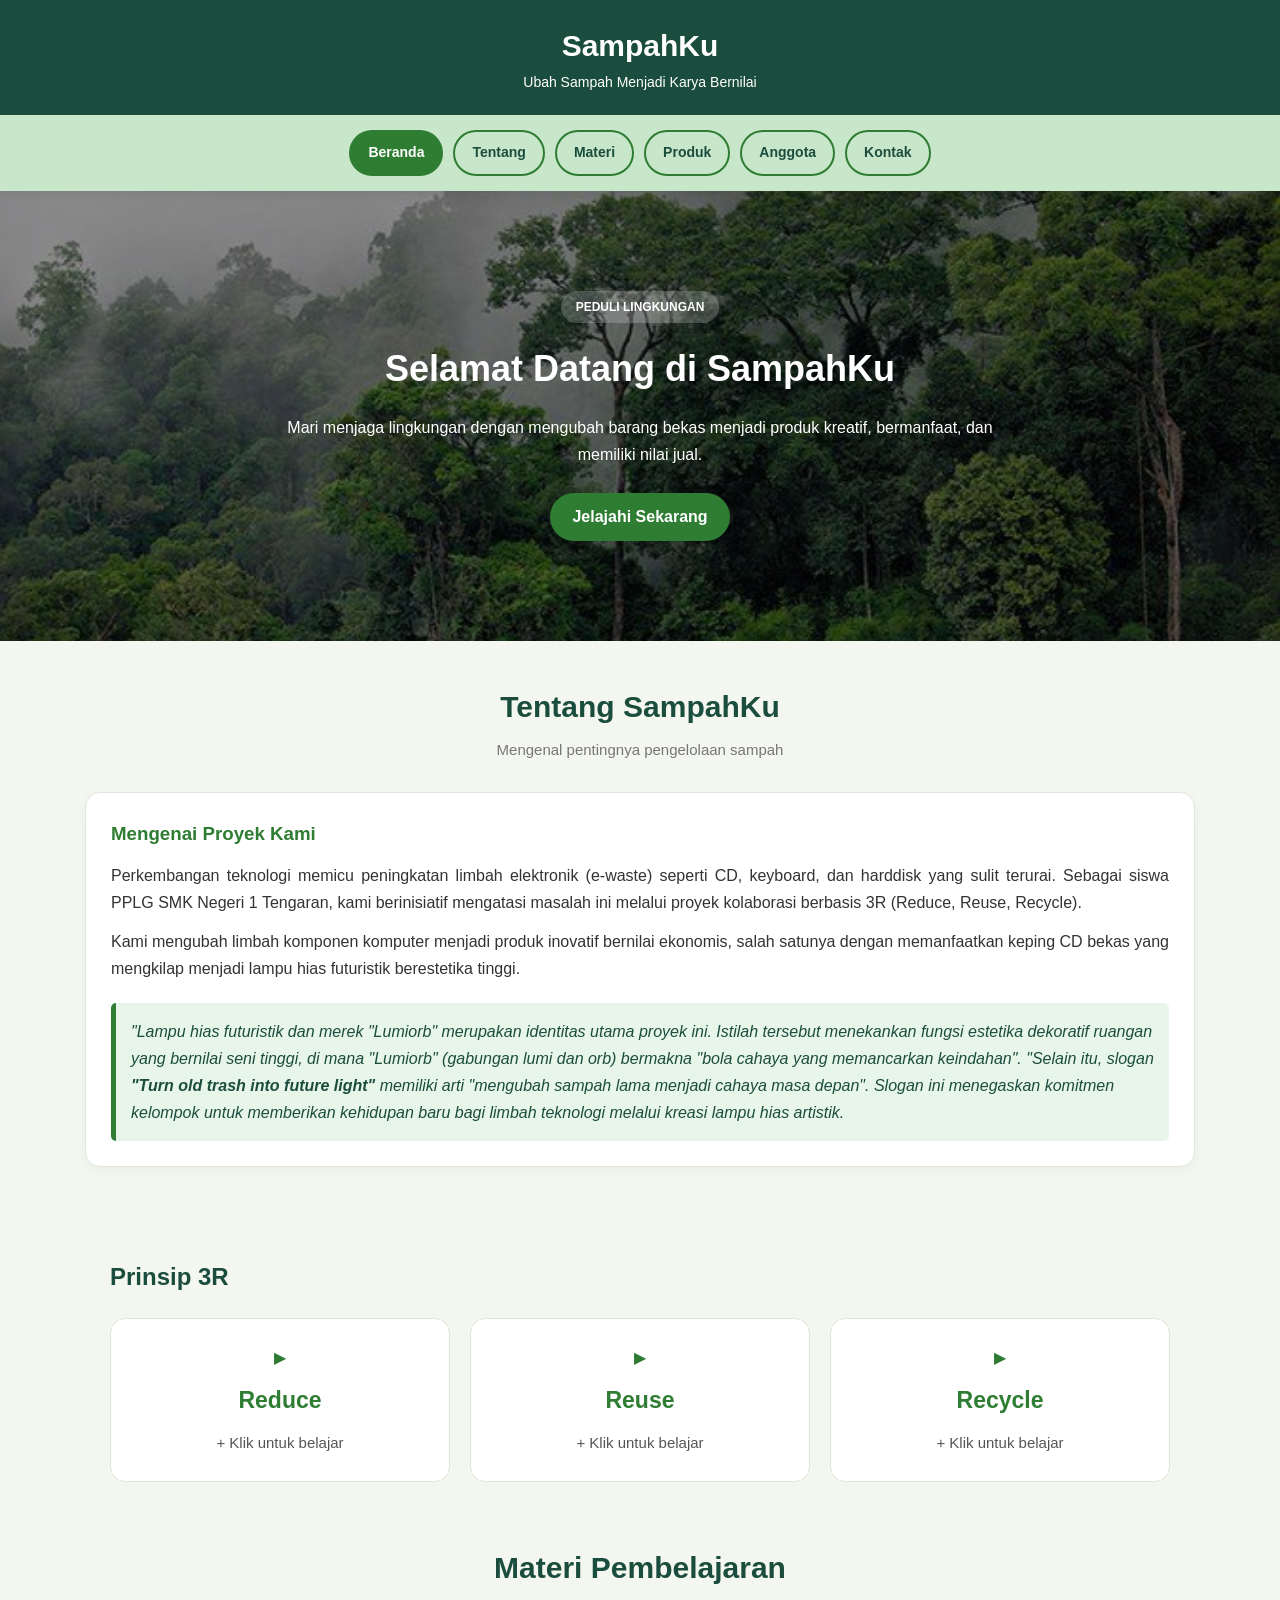
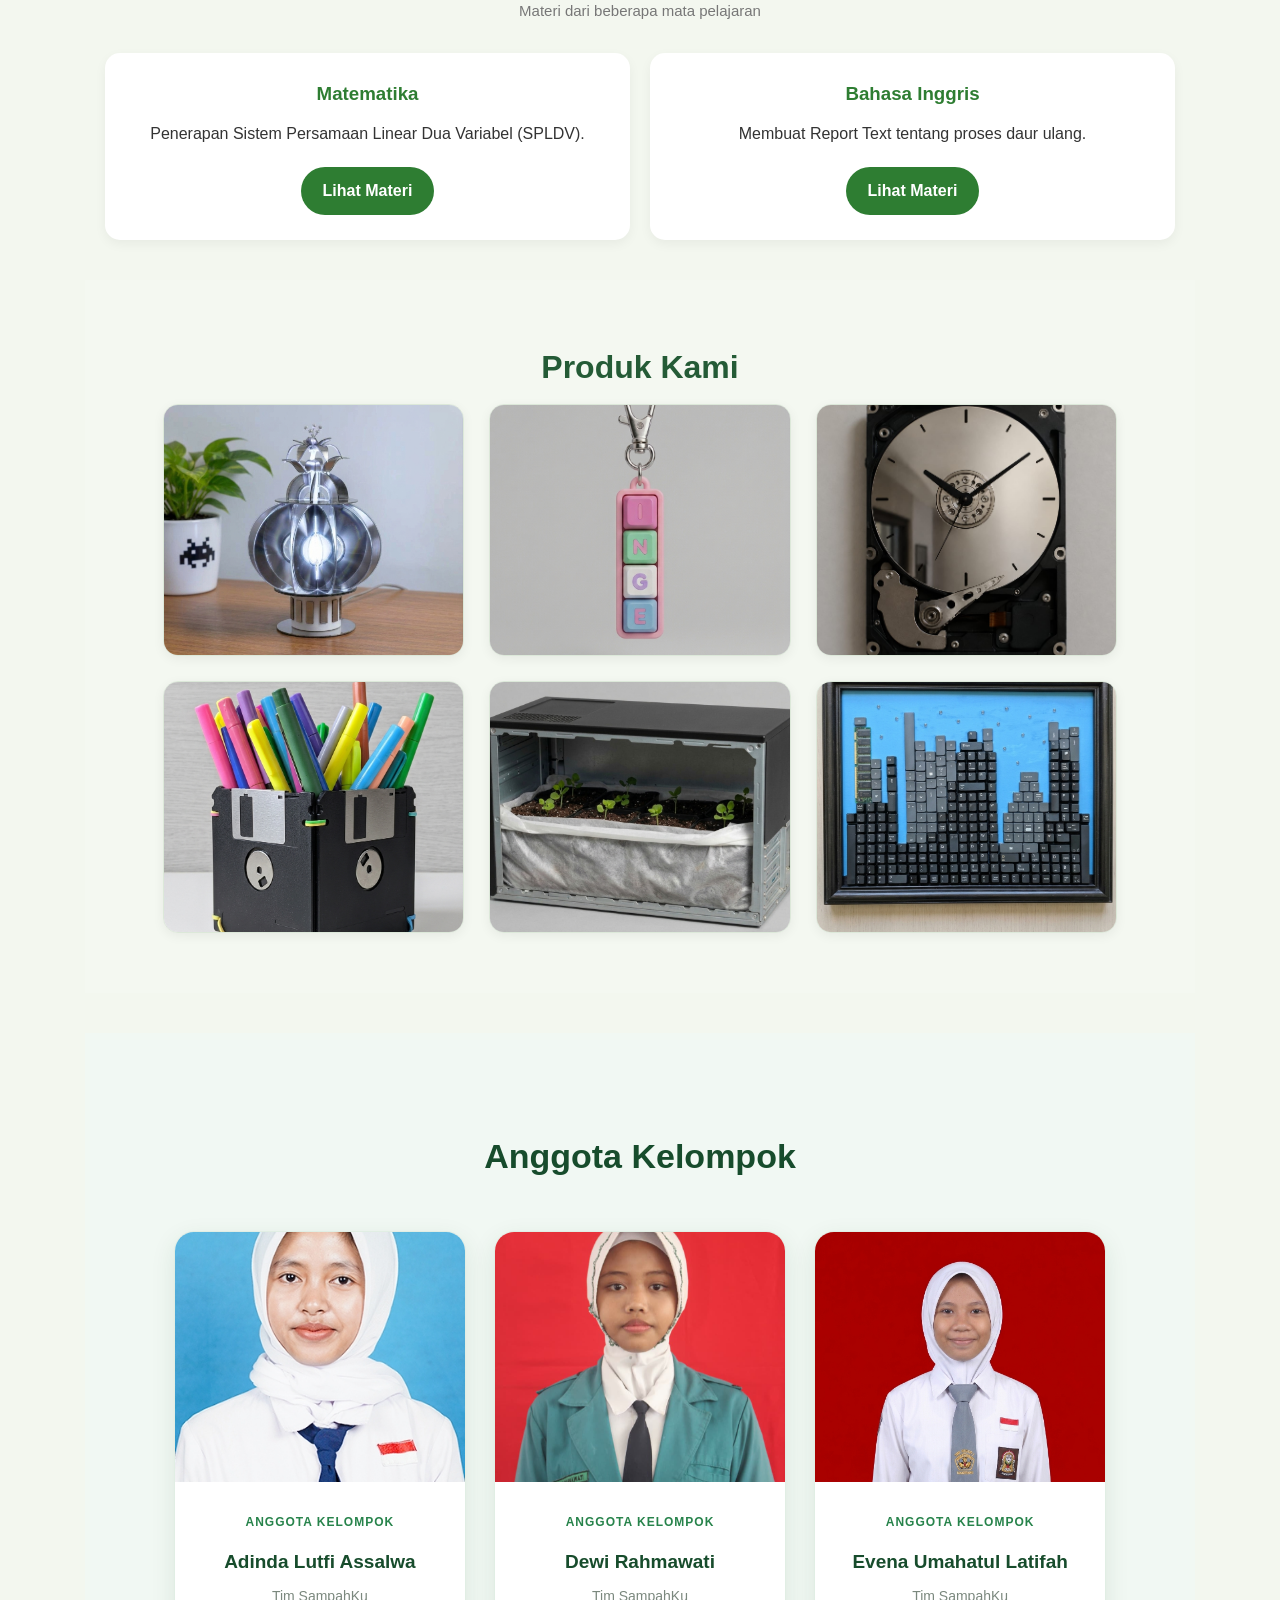
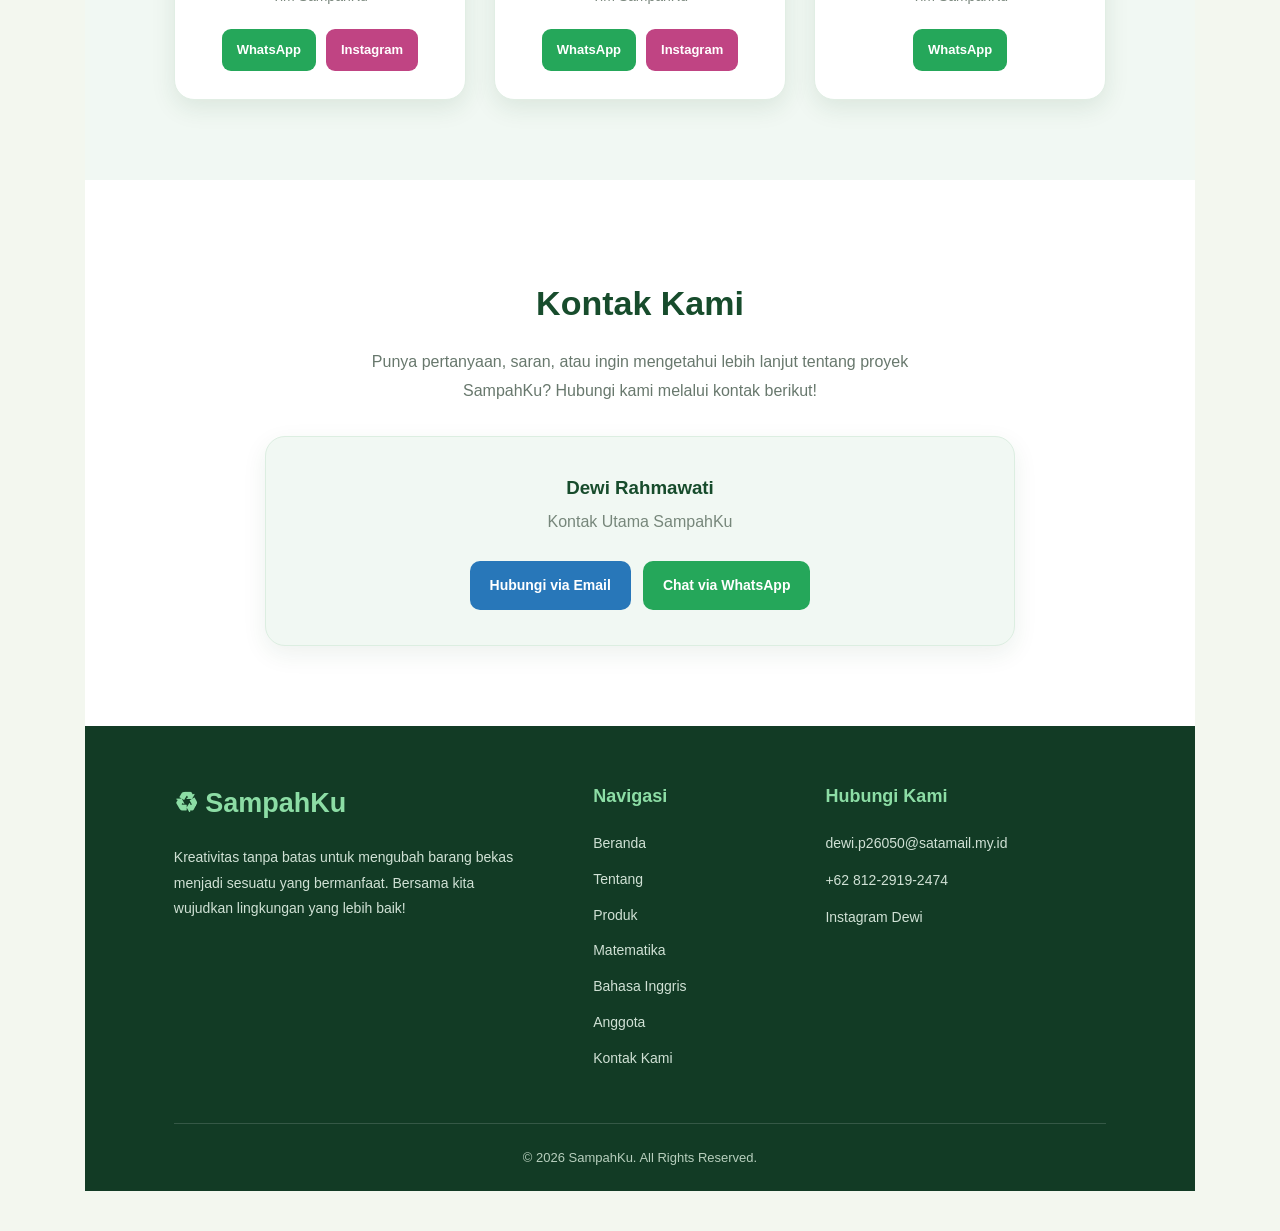
<file: index.html>
<!DOCTYPE html>
<html lang="id">
<head>
    <meta charset="UTF-8">
    <meta name="viewport" content="width=device-width, initial-scale=1.0">
    <title>SampahKu - Daur Ulang Kreatif</title>
    <link rel="stylesheet" href="style.css">
</head>
<body>

    <header class="header">
        <h1>SampahKu</h1>
        <p>Ubah Sampah Menjadi Karya Bernilai</p>
    </header>

    <nav>
        <ul class="nav-menu">
            <li><a href="#beranda" class="active">Beranda</a></li>
            <li><a href="#tentang">Tentang</a></li>
            <li><a href="#materi">Materi</a></li>
            <li><a href="#produk">Produk</a></li>
            <li><a href="#anggota">Anggota</a></li>
            <li><a href="#kontak">Kontak</a></li>
        </ul>
    </nav>

    <section class="hero" id="beranda">
        <div class="hero-content">
            <span class="hero-badge">PEDULI LINGKUNGAN</span>

            <h2>Selamat Datang di SampahKu</h2>

            <p>
                Mari menjaga lingkungan dengan mengubah barang
                bekas menjadi produk kreatif, bermanfaat,
                dan memiliki nilai jual.
            </p>

            <a href="#tentang" class="btn">Jelajahi Sekarang</a>
        </div>
    </section>

    <section class="section" id="tentang">

        <h2 class="section-title">Tentang SampahKu</h2>

        <p class="section-subtitle">
            Mengenal pentingnya pengelolaan sampah
        </p>

        <div class="about-box">
            <h3>Mengenai Proyek Kami</h3>

            <p>
               Perkembangan teknologi memicu peningkatan limbah elektronik (e-waste) seperti CD, keyboard, dan harddisk yang sulit terurai. Sebagai siswa PPLG SMK Negeri 1 Tengaran, kami berinisiatif mengatasi masalah ini melalui proyek kolaborasi berbasis 3R (Reduce, Reuse, Recycle).
            </p>

            <p>
                Kami mengubah limbah komponen komputer menjadi produk inovatif bernilai ekonomis, salah satunya dengan memanfaatkan keping CD bekas yang mengkilap menjadi lampu hias futuristik berestetika tinggi.
            </p>

            <blockquote>
               "Lampu hias futuristik dan merek "Lumiorb" merupakan identitas utama proyek ini. Istilah tersebut menekankan fungsi estetika dekoratif ruangan yang bernilai seni tinggi, di mana "Lumiorb" (gabungan lumi dan orb) bermakna "bola cahaya yang memancarkan keindahan".
               
               "Selain itu, slogan <b>"Turn old trash into future light"</b> memiliki arti "mengubah sampah lama menjadi cahaya masa depan". Slogan ini menegaskan komitmen kelompok untuk memberikan kehidupan baru bagi limbah teknologi melalui kreasi lampu hias artistik.
            </blockquote>
        </div>

        
<section class="principle" id="prinsip-3r">

    <h3 class="sub-title">Prinsip 3R</h3>

    <div class="principle-grid">

        <details class="principle-card">

            <summary>
                <span class="click-icon">▶</span>
                <h3>Reduce</h3>
                <p>+ Klik untuk belajar</p>
            </summary>

            <div class="principle-content">

                <h4>Penjelasan teoretis</h4>
                <p>
                    Mengurangi penggunaan barang sekali pakai
                    atau barang yang berpotensi menjadi limbah
                    sejak awal.
                </p>

                <h4>Penerapan dalam proyek</h4>
                <p>
                    Membatasi pembelian wadah atau kap lampu
                    baru dari fabrikasi industri.
                </p>

            </div>

        </details>


        <details class="principle-card">

            <summary>
                <span class="click-icon">▶</span>
                <h3>Reuse</h3>
                <p>+ Klik untuk belajar</p>
            </summary>

            <div class="principle-content">

                <h4>Penjelasan teoretis</h4>
                <p>
                    Menggunakan kembali barang bekas yang
                    masih dapat dimanfaatkan tanpa melalui
                    proses pengolahan yang rumit.
                </p>

                <h4>Penerapan dalam proyek</h4>
                <p>
                    Memanfaatkan kembali barang bekas seperti
                    botol, kardus, kaleng, dan barang lainnya
                    menjadi produk yang berguna.
                </p>

            </div>

        </details>


        <details class="principle-card">

            <summary>
                <span class="click-icon">▶</span>
                <h3>Recycle</h3>
                <p>+ Klik untuk belajar</p>
            </summary>

            <div class="principle-content">

                <h4>Penjelasan teoretis</h4>
                <p>
                    Mendaur ulang sampah menjadi barang baru
                    yang memiliki nilai guna dan nilai ekonomi.
                </p>

                <h4>Penerapan dalam proyek</h4>
                <p>
                    Mengolah CD bekas menjadi lampu hias,
                    motherboard menjadi jam dinding,
                    dan bahan bekas lainnya menjadi produk kreatif.
                </p>

            </div>

        </details>

    </div>

</section>

    <section class="section" id="materi">

        <h2 class="section-title">Materi Pembelajaran</h2>

        <p class="section-subtitle">
            Materi dari beberapa mata pelajaran
        </p>

        <div class="subject-grid">

            <div class="subject-card">
                <h3>Matematika</h3>
                <p>
                    Penerapan Sistem Persamaan Linear
                    Dua Variabel (SPLDV).
                </p>
                <a href="mtk.html" class="btn">Lihat Materi</a>
            </div>

            <div class="subject-card">
                <h3>Bahasa Inggris</h3>
                <p>
                    Membuat Report Text tentang
                    proses daur ulang.
                </p>
                <a href="bing.html" class="btn">Lihat Materi</a>
            </div>

        </div>
    </section>

    
<section class="section" id="produk">

    <h2 class="section-title">Produk Kami</h2>

    <div class="product-grid">

        <div class="product-item">
            <details class="product-detail">

                <summary class="product-summary">
                    <img src="images/Lampu Hias Futuristik.jpg"
                         alt="Lampu Hias Futuristik Lumiorb"
                         height="200"
                         width="120"
                         title="logo utama"
                         loading="lazy">
                </summary>

                <div class="product-content">

                    <h3>1. Lampu Hias Futuristik Lumiorb</h3>

                    <h4>Ulasan Produk</h4>
                    <p>
                        Lampu hias futuristik "Lumiorb" merupakan inovasi
                        pemanfaatan limbah keping Compact Disc (CD) dan
                        komponen perangkat keras elektronik yang diolah
                        kembali dengan menerapkan prinsip 3R
                        (Reduce, Reuse, Recycle) dan metode upcycling.
                        Dengan memanfaatkan karakteristik optik keping CD
                        yang bertindak sebagai kisi difraksi, produk ini
                        mampu membiaskan cahaya LED menjadi spektrum warna
                        pelangi yang estetis. Tidak hanya berfungsi sebagai
                        lampu dekorasi ruangan atau meja belajar yang
                        bernuansa modern, produk ini juga memiliki nilai
                        ekonomis tinggi serta menjadi solusi kreatif dalam
                        mengurangi volume limbah anorganik di lingkungan
                        masyarakat.
                    </p>

                    <h4>Alat yang Digunakan</h4>
                    <ul>
                        <li>Gunting atau cutter tajam.</li>
                        <li>Pistol lem tembak (glue gun).</li>
                        <li>Penggaris dan spidol.</li>
                        <li>Mangkuk plastik.</li>
                    </ul>

                    <h4>Bahan yang Digunakan</h4>
                    <ul>
                        <li>Keping CD bekas sebanyak 8 keping.</li>
                        <li>Lampu LED tumblr USB 5V, panjang 2 meter (1 set).</li>
                        <li>Isi lem tembak (3 batang).</li>
                    </ul>

                    <h4>Langkah-Langkah Kerja Pembuatan</h4>
                    <ol>
                        <li>
                            <b>Tahap persiapan:</b>
                            Membersihkan 8 keping CD bekas dari debu
                            dan kotoran, kemudian mengeringkannya.
                        </li>
                        <li>
                            <b>Tahap pemotongan CD:</b>
                            Membuat pola geometris pada CD dan menyiapkan
                            potongan mozaik berbentuk persegi serta segitiga.
                        </li>
                        <li>
                            <b>Tahap penyusunan cangkang:</b>
                            Menyusun potongan CD mengelilingi cetakan
                            hingga membentuk cangkang geometris dengan
                            celah untuk pencahayaan.
                        </li>
                        <li>
                            <b>Tahap perakitan lampu dan dudukan:</b>
                            Menyiapkan alas dari kardus bekas, memasukkan
                            lampu LED ke dalam cangkang, kemudian
                            menyatukannya dengan dudukan.
                        </li>
                        <li>
                            <b>Tahap pengujian:</b>
                            Memeriksa fungsi lampu menggunakan sumber
                            daya USB yang sesuai.
                        </li>
                    </ol>

                    <h4>Estimasi Biaya dan Analisis Keuntungan</h4>

                    <h5>Rincian Biaya Alat</h5>
                    <p>Total biaya alat: tidak ada.</p>

                    <h5>Rincian Biaya Bahan</h5>
                    <ul>
                        <li>CD bekas 12 keping: Rp30.000.</li>
                        <li>Lampu LED tumblr USB 5V: Rp10.000.</li>
                        <li>Isi lem tembak 2 batang: Rp4.000.</li>
                    </ul>
                    <p><b>Total biaya bahan: Rp44.000.</b></p>

                    <h5>C. Penentuan Harga Jual</h5>
                    <p>Harga jual yang ditetapkan: Rp60.000/unit.</p>

                    <h5>D. Perhitungan Laba Usaha</h5>
                    <p>
                        Laba = Harga jual - Biaya bahan.
                    </p>
                    <p>
                        Berdasarkan harga jual Rp60.000:
                        Rp60.000 - Rp46.000 =
                        <b>Rp16.000/unit.</b>
                    </p>
                </div>
            </details>
        </div>


        <div class="product-item">
            <details class="product-detail">

                <summary class="product-summary">
                    <img src="images/gantungan kunci dari keycap keyboard bekas.jpg"
                         alt="Gantungan Kunci dari Keycap Keyboard Bekas"
                         height="200"
                         width="120"
                         title="logo utama"
                         loading="lazy">
                </summary>

                <div class="product-content">

                    <h3>Gantungan Kunci dari Keycap Keyboard Bekas</h3>

                    <h4>Ulasan Produk</h4>
                    <p>
                        Gantungan kunci dari keycap keyboard bekas merupakan
                        hasil kreasi daur ulang kreatif yang mengubah
                        tombol-tombol papan ketik komputer mekanik yang
                        sudah tidak terpakai menjadi sebuah aksesori
                        personal yang unik. Melalui teknik pembersihan,
                        pengeboran presisi, dan pelapisan akhir (finishing)
                        cat pelindung, komponen plastik sisa perangkat
                        keras ini disulap menjadi produk cendera mata
                        bertema teknologi modern. Selain memiliki daya
                        tarik visual yang khas bagi kalangan muda, produk
                        ini membuktikan bahwa limbah elektronik kecil pun
                        dapat diubah menjadi barang bernilai jual tinggi.
                    </p>

                    <h4>Materi</h4>
                    <ul>
                        <li>
                            Teknik bongkar-pasang hardware: memahami
                            struktur penguncian tombol (keycap) pada
                            keyboard mekanik maupun membran.
                        </li>
                        <li>
                            Prinsip reuse dan upcycling: memanfaatkan
                            keycap plastik yang masih utuh menjadi
                            aksesori gantungan kunci unik bertema teknologi.
                        </li>
                        <li>
                            Pengeboran plastik dan finishing: memahami
                            proses pembuatan lubang serta pelapisan
                            permukaan plastik agar lebih rapi.
                        </li>
                    </ul>

                    <h4>Alat yang Digunakan</h4>
                    <ul>
                        <li>Obeng pipih kecil.</li>
                        <li>Bor mini atau solder panas.</li>
                        <li>Amplas halus.</li>
                    </ul>

                    <h4>Bahan yang Digunakan</h4>
                    <ul>
                        <li>Keycap bekas.</li>
                        <li>Ring gantungan kunci dan rantai (10 pcs).</li>
                        <li>Lem tembak.</li>
                        <li>Cat semprot bening (clear).</li>
                    </ul>

                    <h4>Langkah-Langkah Kerja</h4>
                    <ol>
                        <li>
                            Melepaskan keycap dari keyboard bekas.
                        </li>
                        <li>
                            Membersihkan keycap.
                        </li>
                        <li>
                            Menyiapkan lubang untuk pemasangan ring
                            gantungan kunci.
                        </li>
                        <li>
                            Menghaluskan bagian tepi lubang agar
                            hasilnya lebih rapi.
                        </li>
                        <li>
                            Memasang ring gantungan kunci menggunakan
                            tang.
                        </li>
                        <li>
                            Melakukan finishing menggunakan cat bening
                            agar permukaan terlihat mengkilap.
                        </li>
                    </ol>

                    <h4>Estimasi Biaya (10 Pcs)</h4>

                    <h5>A. Biaya Alat</h5>
                    <p>Rp0.</p>

                    <h5>B. Biaya Bahan</h5>
                    <p>
                        Total biaya bahan untuk 10 pcs:
                        <b>Rp30.000.</b>
                    </p>
                    <p>Modal per pcs: Rp3.000.</p>

                    <h5>C. Harga Jual</h5>
                    <p>Rp10.000/pcs.</p>

                    <h5>D. Laba Usaha</h5>
                    <p>
                        Rp10.000 - Rp3.000 =
                        <b>Rp7.000/pcs.</b>
                    </p>
                    <p>Total laba 10 pcs:
                        <b>Rp70.000.</b>
                    </p>

                </div>
            </details>
        </div>


        <div class="product-item">
            <details class="product-detail">

                <summary class="product-summary">
                    <img src="images/jam dinding estetik dari platter harddisk bekas.jpeg"
                         alt="Jam Dinding Estetik dari Platter Harddisk"
                         height="200"
                         width="120"
                         title="logo utama"
                         loading="lazy">
                </summary>

                <div class="product-content">

                    <h3>Jam Dinding Estetik dari Platter Harddisk Bekas</h3>

                    <h4>Ulasan Produk</h4>
                    <p>
                        Jam dinding estetik dari platter harddisk bekas
                        adalah wujud pemanfaatan piringan magnetik internal
                        dari komponen penyimpanan data komputer yang
                        memiliki tingkat reflektivitas tinggi menyerupai
                        cermin metalik. Dengan memadukan struktur logam
                        bawaan yang kokoh dan mesin jam dinding analog
                        modern, limbah perangkat keras ini bertransformasi
                        menjadi penunjuk waktu fungsional yang bernilai
                        seni tinggi. Produk ini menghadirkan kesan estetik
                        bergaya industrial sekaligus memperpanjang siklus
                        hidup material logam bernilai guna di lingkungan
                        perkantoran maupun rumah tangga.
                    </p>

                    <h4>Materi</h4>
                    <ul>
                        <li>
                            Pengenalan komponen HDD: memahami struktur
                            piringan magnetik (platter) pada harddisk
                            drive yang memiliki reflektivitas tinggi.
                        </li>
                        <li>
                            Elektronika dasar mesin jam: mempelajari
                            mekanisme penggerak mesin jam dinding analog
                            berbasis daya baterai DC 1,5 V.
                        </li>
                        <li>
                            Keseimbangan dan simetrisasi: memahami
                            penentuan titik pusat lingkaran untuk
                            penempatan jarum jam dan angka.
                        </li>
                    </ul>

                    <h4>Alat yang Digunakan</h4>
                    <ul>
                        <li>Obeng bintang Torx T6.</li>
                        <li>Tang.</li>
                        <li>Pistol lem tembak.</li>
                    </ul>

                    <h4>Bahan yang Digunakan</h4>
                    <ul>
                        <li>Platter HDD bekas (1 pcs).</li>
                        <li>Mesin jam dinding analog pendek.</li>
                        <li>Baterai AA (1 pcs).</li>
                        <li>Stiker penanda angka.</li>
                        <li>Lem tembak.</li>
                    </ul>

                    <h4>Langkah-Langkah Kerja</h4>
                    <ol>
                        <li>
                            Menyiapkan platter HDD bekas yang sudah
                            dilepaskan dari perangkat oleh teknisi.
                        </li>
                        <li>
                            Membersihkan permukaan platter menggunakan
                            kain mikrofiber halus.
                        </li>
                        <li>
                            Memasang poros mesin jam pada lubang
                            tengah platter.
                        </li>
                        <li>
                            Menempelkan stiker angka penanda waktu
                            (12, 3, 6, dan 9) secara simetris.
                        </li>
                        <li>
                            Memasang jarum jam, menit, dan detik
                            sesuai urutannya.
                        </li>
                        <li>
                            Memasang baterai AA dan menguji fungsi jam.
                        </li>
                        <li>
                            Memasang gantungan pada bagian belakang
                            mesin jam.
                        </li>
                    </ol>

                    <h4>Estimasi Biaya (1 Unit Jam)</h4>

                    <h5>Biaya Alat</h5>
                    <p>Rp15.000 (pembelian obeng bintang T6).</p>

                    <h5>Biaya Bahan</h5>
                    <p><b>Rp24.000/unit.</b></p>

                    <h5>Harga Jual</h5>
                    <p>Rp65.000/unit.</p>

                    <h5>Laba Usaha</h5>
                    <p>
                        Rp65.000 - Rp24.000 =
                        <b>Rp41.000/unit.</b>
                    </p>
                </div>
            </details>
        </div>


        <div class="product-item">
            <details class="product-detail">

                <summary class="product-summary">
                    <img src="images/tempat pensil organiser dari disket (floppy disk) bekas.jpg"
                         alt="Tempat Pensil dari Disket Bekas"
                         height="200"
                         width="120"
                         title="logo utama"
                         loading="lazy">
                </summary>

                <div class="product-content">

                    <h3>Tempat Pensil Organizer dari Disket Bekas</h3>

                    <h4>Ulasan Produk</h4>
                    <p>
                        Tempat pensil organizer dari disket (floppy disk)
                        bekas merupakan bentuk penerapan prinsip reuse
                        dan perakitan bangun ruang sederhana yang
                        memanfaatkan media penyimpanan data digital
                        masa lampau. Dengan menyatukan beberapa keping
                        disket berukuran 3,5 inci menggunakan struktur
                        kubus terbuka yang diperkuat perekat termoplastik,
                        limbah retro ini berubah menjadi wadah alat tulis
                        meja yang kokoh dan fungsional. Produk ini tidak
                        hanya menawarkan solusi penyimpanan yang rapi,
                        tetapi juga menghadirkan sentuhan estetika
                        bergaya vintage-tech yang unik.
                    </p>

                    <h4>Materi</h4>
                    <ul>
                        <li>
                            Teknik merakit bangun ruang kubus:
                            menggabungkan 5 bidang datar berbentuk
                            persegi menjadi struktur tiga dimensi.
                        </li>
                        <li>
                            Struktur kekuatan sambungan: memahami
                            penguatan sudut bidang menggunakan
                            perekat termoplastik.
                        </li>
                        <li>
                            Pemanfaatan retro hardware: mengubah
                            floppy disk bekas menjadi perlengkapan
                            meja belajar bernilai seni retro.
                        </li>
                    </ul>

                    <h4>Alat yang Digunakan</h4>
                    <ul>
                        <li>Pistol lem tembak.</li>
                        <li>Cutter.</li>
                    </ul>

                    <h4>Bahan yang Digunakan</h4>
                    <ul>
                        <li>Disket bekas (5 keping).</li>
                        <li>Batang lem tembak (1 pcs).</li>
                    </ul>

                    <h4>Langkah-Langkah Kerja</h4>
                    <ol>
                        <li>
                            Menyiapkan 5 keping disket bekas berukuran
                            sama dan membersihkannya dari debu.
                        </li>
                        <li>
                            Memposisikan 1 disket secara mendatar
                            sebagai alas tempat pensil.
                        </li>
                        <li>
                            Menyatukan 4 disket lainnya secara tegak
                            mengelilingi alas hingga membentuk wadah
                            kotak tanpa tutup.
                        </li>
                        <li>
                            Memperkuat bagian sudut-sudut dalam
                            agar struktur lebih kokoh.
                        </li>
                        <li>
                            Merapikan sisa perekat. Tempat pensil
                            siap digunakan.
                        </li>
                    </ol>

                    <h4>Estimasi Biaya (1 Unit)</h4>

                    <h5>Biaya Alat</h5>
                    <p>Rp0.</p>

                    <h5>Biaya Bahan</h5>
                    <p><b>Rp2.000/unit.</b></p>

                    <h5>Harga Jual</h5>
                    <p>Rp18.000/unit.</p>

                    <h5>Laba Usaha</h5>
                    <p>
                        Rp18.000 - Rp2.000 =
                        <b>Rp16.000/unit.</b>
                    </p>
                </div>
            </details>
        </div>


        <div class="product-item">
            <details class="product-detail">

                <summary class="product-summary">
                    <img src="images/tempat kompos tanaman dari casing pc bekas.jpg"
                         alt="Komposter Tanaman dari Casing PC Bekas"
                          height="200"
                         width="120"
                         title="logo utama"
                         loading="lazy">
                </summary>

                <div class="product-content">

                    <h3>Tempat Kompos Tanaman dari Casing PC Bekas</h3>

                    <h4>Ulasan Produk</h4>
                    <p>
                        Komposter tanaman organik dari casing PC bekas
                        adalah inovasi ramah lingkungan yang mengonversi
                        cangkang logam pelindung komputer menjadi wadah
                        pengolahan sampah organik dan media tanam produktif.
                        Dengan menambahkan sistem sirkulasi udara (aerasi),
                        lubang drainase air, serta lapisan cat anti-karat,
                        rangka besi CPU yang tadinya terbengkalai kini
                        beralih fungsi menjadi sarana edukasi pertanian
                        perkotaan (urban farming). Inovasi ini memberikan
                        solusi nyata dalam mengelola sampah rumah tangga
                        sekaligus mendukung gerakan pelestarian lingkungan
                        hidup.
                    </p>

                    <h4>Materi</h4>
                    <ul>
                        <li>
                            Pengelolaan limbah organik: memanfaatkan
                            wadah komposter untuk mengubah limbah daun
                            dan sampah dapur menjadi pupuk kompos alami.
                        </li>
                        <li>
                            Teknik pengecatan logam anti-karat:
                            memahami fungsi lapisan pelindung logam
                            dari kelembapan dan korosi.
                        </li>
                        <li>
                            Prinsip aerobik kompos: memahami pentingnya
                            lubang sirkulasi udara (aerasi) dan drainase
                            air pada komposter.
                        </li>
                    </ul>

                    <h4>Alat yang Digunakan</h4>
                    <ul>
                        <li>Mesin bor dan gerinda.</li>
                        <li>Obeng set.</li>
                        <li>Kuas.</li>
                        <li>Sarung tangan.</li>
                    </ul>

                    <h4>Bahan yang Digunakan</h4>
                    <ul>
                        <li>Casing CPU bekas utuh.</li>
                        <li>Cat anti-karat atau pilox (1 kaleng).</li>
                        <li>Engsel pintu kecil (1 set).</li>
                    </ul>

                    <h4>Langkah-Langkah Kerja</h4>
                    <ol>
                        <li>
                            Menyiapkan casing PC bekas yang sudah
                            dikosongkan dari komponen elektronik
                            oleh teknisi.
                        </li>
                        <li>
                            Membersihkan cangkang casing dan memastikan
                            bagian tepinya aman serta tidak tajam.
                        </li>
                        <li>
                            Menyiapkan sistem drainase dan aerasi
                            pada wadah.
                        </li>
                        <li>
                            Melapisi permukaan casing menggunakan
                            cat anti-karat dan mengeringkannya
                            di tempat yang memiliki ventilasi baik.
                        </li>
                        <li>
                            Memasang engsel pada bagian penutup
                            agar dapat dibuka dan ditutup.
                        </li>
                        <li>
                            Menggunakan wadah untuk menampung
                            sampah organik dan media kompos.
                        </li>
                    </ol>

                    <h4>Estimasi Biaya (1 Unit Komposter)</h4>

                    <h5>Biaya Alat</h5>
                    <p>Rp5.000.</p>

                    <h5>Biaya Bahan</h5>
                    <p><b>Rp40.000/unit.</b></p>

                    <h5>Harga Jual</h5>
                    <p>Rp100.000/unit.</p>

                    <h5>Laba Usaha</h5>
                    <p>
                        Rp100.000 - Rp40.000 =
                        <b>Rp60.000/unit.</b>
                    </p>
                </div>
            </details>
        </div>


        <div class="product-item">
            <details class="product-detail">

                <summary class="product-summary">
                    <img src="images/hiasan dinding mozaik dari keycap keyboard bekas.jpg"
                         alt="Hiasan Dinding Mozaik dari Keycap Keyboard Bekas">
                </summary>

                <div class="product-content">

                    <h3>Hiasan Dinding Mozaik dari Keycap Keyboard Bekas</h3>

                    <h4>Ulasan Produk</h4>
                    <p>
                        Hiasan dinding mozaik dari keycap keyboard bekas
                        merupakan karya seni dekoratif yang menerapkan
                        teknik penyusunan piksel (pixel art) menggunakan
                        aneka ragam warna tombol papan ketik komputer.
                        Melalui perencanaan pola tata letak yang cermat
                        di atas media papan, tombol-tombol sisa perangkat
                        keras komputer dirangkai secara teliti membentuk
                        visual logo atau tulisan yang artistik. Produk
                        ini tidak hanya menampilkan keindahan seni mozaik
                        kontemporer, tetapi juga menjadi sarana kampanye
                        pelestarian lingkungan melalui medium seni rupa
                        berbasis daur ulang limbah teknologi.
                    </p>

                    <h4>Materi</h4>
                    <ul>
                        <li>
                            Seni mozaik dan kolase: teknik menyusun
                            potongan-potongan kecil elemen warna menjadi
                            satu kesatuan gambar atau pola dekoratif.
                        </li>
                        <li>
                            Desain grafis piksel (pixel art): mengadopsi
                            prinsip tampilan resolusi piksel komputer
                            pada penyusunan tombol keycap.
                        </li>
                        <li>
                            Manajemen tata letak (layouting): merencanakan
                            pola huruf atau logo pada bidang triplek
                            sebelum proses perekatan.
                        </li>
                    </ul>

                    <h4>Alat yang Digunakan</h4>
                    <ul>
                        <li>Pistol lem tembak.</li>
                        <li>Gunting.</li>
                        <li>Penggaris.</li>
                    </ul>

                    <h4>Bahan yang Digunakan</h4>
                    <ul>
                        <li>Tombol keycap bekas beraneka warna.</li>
                        <li>Papan triplek tebal.</li>
                        <li>Lem kayu atau isi lem tembak.</li>
                        <li>Bingkai kayu bekas.</li>
                    </ul>

                    <h4>Langkah-Langkah Kerja</h4>
                    <ol>
                        <li>
                            Menyiapkan papan triplek dan membersihkan
                            permukaannya.
                        </li>
                        <li>
                            Membuat sketsa pola tulisan, seperti
                            "RPL", "PPLG", atau gambar logo.
                        </li>
                        <li>
                            Mengelompokkan keycap bekas berdasarkan
                            warna penutupnya.
                        </li>
                        <li>
                            Menyusun keycap di atas papan triplek
                            sesuai pola yang telah dirancang.
                        </li>
                        <li>
                            Merekatkan keycap satu per satu hingga
                            seluruh pola tertutup.
                        </li>
                        <li>
                            Memasang bingkai kayu pada tepi papan
                            serta menambahkan tali atau gantungan
                            pada bagian belakang.
                        </li>
                    </ol>

                    <h4>Estimasi Biaya (1 Unit Hiasan Mozaik)</h4>

                    <h5>Biaya Alat</h5>
                    <p>Rp0.</p>

                    <h5>Biaya Bahan</h5>
                    <p><b>Rp15.000/unit.</b></p>

                    <h5>Harga Jual</h5>
                    <p>Rp45.000/unit.</p>

                    <h5>Laba Usaha</h5>
                    <p>
                        Rp45.000 - Rp15.000 =
                        <b>Rp30.000/unit.</b>
                    </p>
                </div>
            </details>
        </div>

    </div>
</section>

   
<section id="anggota" class="team-section">

    <div class="team-heading">
        <h2>Anggota Kelompok</h2>
    </div>

    <div class="team-container">

        <div class="team-card">
            <div class="team-photo">
                <img src="images/Dinda.jpeg"
                     alt="Adinda Lutfi Assalwa">
            </div>

            <div class="team-info">
                <span class="team-role">Anggota Kelompok</span>
                <h3>Adinda Lutfi Assalwa</h3>
                <p>Tim SampahKu</p>

                <div class="team-social">
                    <a href="https://wa.me/62895405296991"
                       target="_blank" class="social-btn whatsapp">
                        WhatsApp
                    </a>

                    <a href="https://www.instagram.com/fii.a8/"
                       target="_blank" class="social-btn instagram">
                        Instagram
                    </a>
                </div>
            </div>
        </div>

        <div class="team-card">
            <div class="team-photo">
                <img src="images/Dewi.jpeg"
                     alt="Dewi Rahmawati">
            </div>

            <div class="team-info">
                <span class="team-role">Anggota Kelompok</span>
                <h3>Dewi Rahmawati</h3>
                <p>Tim SampahKu</p>

                <div class="team-social">
                    <a href="https://wa.me/6281229192474"
                       target="_blank" class="social-btn whatsapp">
                        WhatsApp
                    </a>

                    <a href="https://www.instagram.com/dew.ii824/"
                       target="_blank" class="social-btn instagram">
                        Instagram
                    </a>
                </div>
            </div>
        </div>

        <div class="team-card">
            <div class="team-photo">
                <img src="images/Evana.jpg"
                     alt="Evena Umahatul Latifah">
            </div>

            <div class="team-info">
                <span class="team-role">Anggota Kelompok</span>
                <h3>Evena Umahatul Latifah</h3>
                <p>Tim SampahKu</p>

                <div class="team-social">
                    <a href="https://wa.me/6285169435037"
                       target="_blank" class="social-btn whatsapp">
                        WhatsApp
                    </a>
                </div>
            </div>
        </div>

    </div>
</section>


<section id="kontak" class="contact-section">

    <div class="contact-content">

        <h2>Kontak Kami</h2>

        <p>
            Punya pertanyaan, saran, atau ingin mengetahui lebih
            lanjut tentang proyek SampahKu?
            Hubungi kami melalui kontak berikut!
        </p>

        <div class="contact-card">


            <h3>Dewi Rahmawati</h3>
            <p>Kontak Utama SampahKu</p>

            <div class="contact-links">

                <a href="mailto:dewi.p26050@satamail.my.id"
                   class="contact-btn email-btn">
                    Hubungi via Email
                </a>

                <a href="https://wa.me/6281229192474"
                   target="_blank" class="contact-btn wa-btn">
                    Chat via WhatsApp
                </a>

            </div>

        </div>
    </div>
</section>


<footer class="main-footer">

    <div class="footer-container">

        <div class="footer-about">
            <h2>♻ SampahKu</h2>

            <p>
                Kreativitas tanpa batas untuk mengubah barang
                bekas menjadi sesuatu yang bermanfaat.
                Bersama kita wujudkan lingkungan yang lebih baik!
            </p>
        </div>

        <div class="footer-navigation">
            <h3>Navigasi</h3>

            <a href="index.html">Beranda</a>
            <a href="#tentang">Tentang</a>
            <a href="#produk">Produk</a>
            <a href="mtk.html">Matematika</a>
            <a href="bing.html">Bahasa Inggris</a>
            <a href="#anggota">Anggota</a>
            <a href="#kontak">Kontak Kami</a>
        </div>

        <div class="footer-contact">
            <h3>Hubungi Kami</h3>

            <p>dewi.p26050@satamail.my.id</p>
            <p>+62 812-2919-2474</p>

            <a href="https://www.instagram.com/dew.ii824/"
               target="_blank">
                Instagram Dewi
            </a>
        </div>

    </div>

    <div class="footer-bottom">
        <p>
            © 2026 SampahKu. All Rights Reserved.
        </p>
    </div>

</footer>
</body>
</html>
</file>
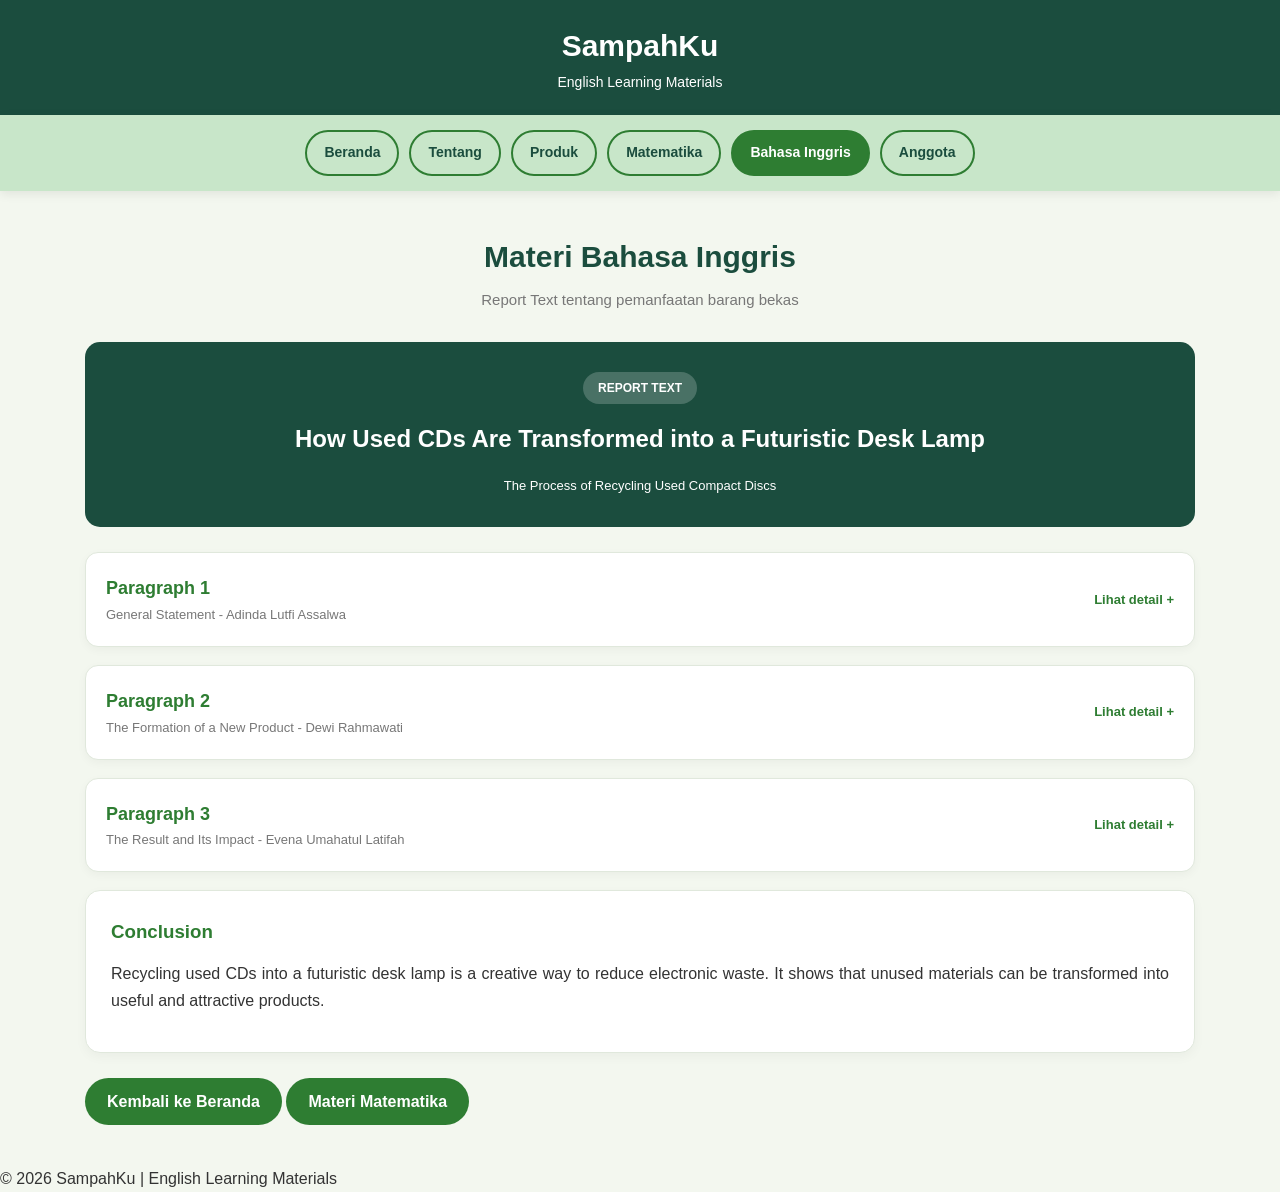
<file: bing.html>
<!DOCTYPE html>
<html lang="en">
<head>
    <meta charset="UTF-8">
    <meta name="viewport" content="width=device-width, initial-scale=1.0">
    <title>Materi Bahasa Inggris - SampahKu</title>
    <link rel="stylesheet" href="style.css">
</head>
<body>

    <header class="header">
        <h1>SampahKu</h1>
        <p>English Learning Materials</p>
    </header>

    <nav>
        <ul class="nav-menu">
            <li><a href="index.html">Beranda</a></li>
            <li><a href="index.html#tentang">Tentang</a></li>
            <li><a href="index.html#produk">Produk</a></li>
            <li><a href="mtk.html">Matematika</a></li>
            <li><a href="bing.html" class="active">Bahasa Inggris</a></li>
            <li><a href="index.html#anggota">Anggota</a></li>
        </ul>
    </nav>

    <main class="section">

        <h2 class="section-title">Materi Bahasa Inggris</h2>

        <p class="section-subtitle">
            Report Text tentang pemanfaatan barang bekas
        </p>

        <div class="report-heading">

            <span class="hero-badge">REPORT TEXT</span>

            <h2>
                How Used CDs Are Transformed
                into a Futuristic Desk Lamp
            </h2>

            <p>
                The Process of Recycling Used Compact Discs
            </p>

        </div>

        <div class="report-box">

            <details>

                <summary>
                    <div>
                        <h3>Paragraph 1</h3>
                        <p>General Statement - Adinda Lutfi Assalwa</p>
                    </div>

                    <span class="open-text">Lihat detail</span>
                </summary>

                <div class="materi-content english-text">

                    <p>
                        Electronic waste is one of the environmental
                        problems caused by the rapid development of
                        technology. Unused compact discs (CDs) are
                        often discarded when they are damaged or no
                        longer needed. However, these CDs contain
                        polycarbonate materials that can still be
                        reused. One creative way to manage this waste
                        is by transforming old CDs into a futuristic
                        desk lamp called "Lumiorb".
                    </p>
                    <p>
                        The transformation begins when eight unused
                        CDs are cleaned to remove dust and dirt.
                        The CDs are then carefully cut using scissors
                        into small geometric mosaic pieces, such as
                        squares and triangles.
                    </p>

                </div>

            </details>

        </div>

        <div class="report-box">

            <details>

                <summary>
                    <div>
                        <h3>Paragraph 2</h3>
                        <p>The Formation of a New Product - Dewi Rahmawati</p>
                    </div>

                    <span class="open-text">Lihat detail</span>
                </summary>

                <div class="materi-content english-text">

                    <p>
                        The cut CD pieces are combined with a balloon
                        mold and a cardboard stand to create a new
                        object. Through the process of arranging and
                        attaching using hot glue, the individual CD
                        pieces form a spherical decorative layer
                        around the mold, leaving small gaps for
                        illumination.
                    </p>

                </div>

            </details>

        </div>

        <div class="report-box">

            <details>

                <summary>
                    <div>
                        <h3>Paragraph 3</h3>
                        <p>The Result and Its Impact - Evena Umahatul Latifah</p>
                    </div>

                    <span class="open-text">Lihat detail</span>
                </summary>

                <div class="materi-content english-text">

                    <p>
                        As a result, old compact discs are transformed
                        into a desk lamp that has both functional
                        and aesthetic value. This transformation
                        reduces the amount of electronic waste and
                        encourages the reuse of available materials.
                    </p>

                </div>

            </details>

        </div>

        <div class="about-box">

            <h3>Conclusion</h3>

            <p>
                Recycling used CDs into a futuristic desk lamp
                is a creative way to reduce electronic waste.
                It shows that unused materials can be transformed
                into useful and attractive products.
            </p>

        </div>

        <div class="back-link">
            <a href="index.html" class="btn">Kembali ke Beranda</a>
            <a href="mtk.html" class="btn">Materi Matematika</a>
        </div>

    </main>

    <footer>
        <p>&copy; 2026 SampahKu | English Learning Materials</p>
    </footer>

</body>
</html>
</file>
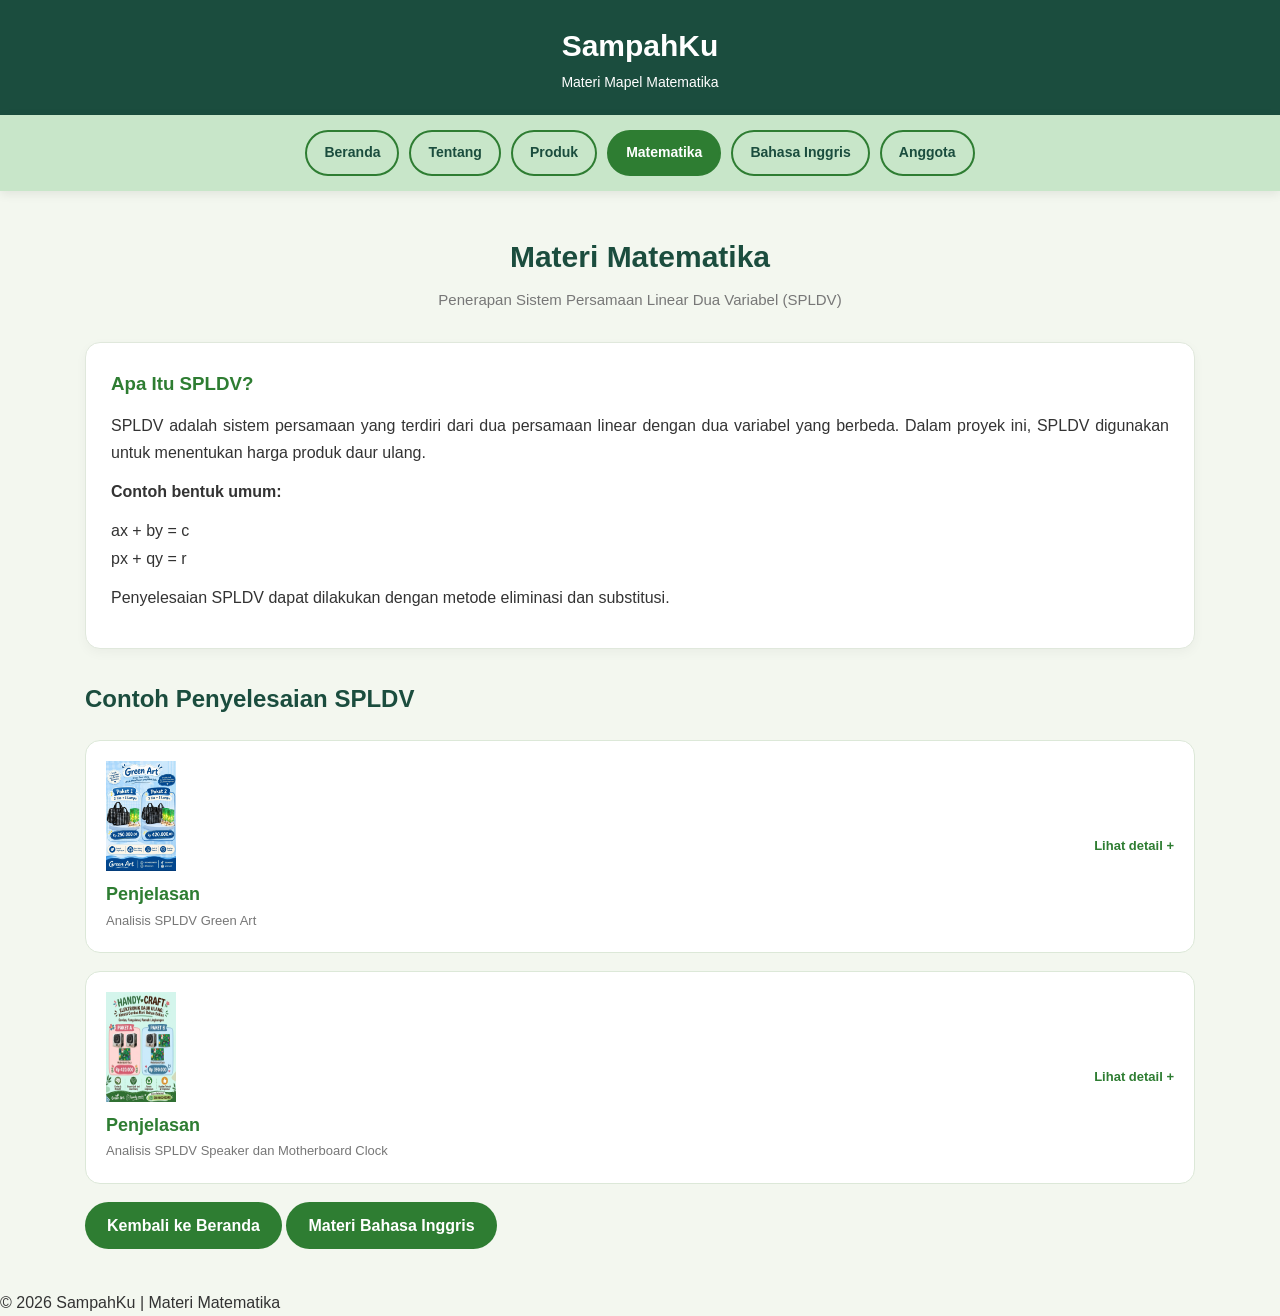
<file: mtk.html>
<!DOCTYPE html>
<html lang="id">
<head>
    <meta charset="UTF-8">
    <meta name="viewport" content="width=device-width, initial-scale=1.0">
    <title>Materi Matematika - SampahKu</title>
    <link rel="stylesheet" href="style.css">
</head>
<body>

    <header class="header">
        <h1>SampahKu</h1>
        <p>Materi Mapel Matematika</p>
    </header>

    <nav>
        <ul class="nav-menu">
            <li><a href="index.html">Beranda</a></li>
            <li><a href="index.html#tentang">Tentang</a></li>
            <li><a href="index.html#produk">Produk</a></li>
            <li><a href="mtk.html" class="active">Matematika</a></li>
            <li><a href="bing.html">Bahasa Inggris</a></li>
            <li><a href="index.html#anggota">Anggota</a></li>
        </ul>
    </nav>

    <main class="section">

        <h2 class="section-title">Materi Matematika</h2>

        <p class="section-subtitle">
            Penerapan Sistem Persamaan Linear Dua Variabel (SPLDV)
        </p>

        <div class="about-box">

            <h3>Apa Itu SPLDV?</h3>

            <p>
                SPLDV adalah sistem persamaan yang terdiri
                dari dua persamaan linear dengan dua variabel
                yang berbeda. Dalam proyek ini, SPLDV digunakan
                untuk menentukan harga produk daur ulang.
            </p>

            <p><strong>Contoh bentuk umum:</strong></p>

            <p>
                ax + by = c
                <br>
                px + qy = r
            </p>

            <p>
                Penyelesaian SPLDV dapat dilakukan dengan
                metode eliminasi dan substitusi.
            </p>

        </div>

        <h3 class="sub-title">Contoh Penyelesaian SPLDV</h3>

        <div class="box-materi">

            <details>

                <summary>
                    <div>
                        <img src="images/Flayer MTK (dinda).jpeg" alt="sukuna" height="110" width="70" title="logo utama" loading="lazy">
                        <h3>Penjelasan</h3>
                        <p>Analisis SPLDV Green Art</p>
                    </div>

                    <span class="open-text">Lihat detail</span>
                </summary>

                <div class="materi-content">

                    <h4>Permisalan</h4>

                    <p>
                        x = Harga Tas
                        <br>
                        y = Harga Lampu
                    </p>

                    <h4>Diketahui</h4>

                    <p>
                        2x + y = 250.000
                        <br>
                        3x + 2y = 420.000
                    </p>

                    <h4>Langkah 1 - Eliminasi y</h4>

                    <p>
                        2x + y = 250.000 | × 2
                        <br>
                        4x + 2y = 500.000
                    </p>

                    <p>
                        3x + 2y = 420.000 | × 1
                        <br>
                        3x + 2y = 420.000
                    </p>

                    <p>
                        4x + 2y = 500.000
                        <br>
                        3x + 2y = 420.000
                        <br>
                        -------------------- -
                        <br>
                        x = 80.000
                    </p>

                    <h4>Langkah 2 - Substitusi</h4>

                    <p>
                        Masukkan nilai x ke persamaan pertama:
                    </p>

                    <p>
                        2(80.000) + y = 250.000
                        <br>
                        160.000 + y = 250.000
                        <br>
                        y = 90.000
                    </p>

                    <div class="result-box">
                        <strong>Hasil Akhir:</strong>
                        <p>
                            Harga Tas = Rp80.000
                            <br>
                            Harga Lampu = Rp90.000
                        </p>
                    </div>

                </div>

            </details>

        </div>

        <div class="box-materi">

            <details>

                <summary>
                    <div>
                         <img src="images/Flayer MTK (dewi).jpeg" alt="megumi" height="110" width="70" title="logo utama" loading="lazy">
                        <h3>Penjelasan</h3>
                        <p>Analisis SPLDV Speaker dan Motherboard Clock</p>
                    </div>

                    <span class="open-text">Lihat detail</span>
                </summary>

                <div class="materi-content">

                    <h4>Permisalan</h4>

                    <p>
                        x = Harga 1 Speaker
                        <br>
                        y = Harga 1 Motherboard Clock
                    </p>

                    <h4>Diketahui</h4>

                    <p>
                        Paket A: 2x + y = 420.000
                        <br>
                        Paket B: x + 2y = 390.000
                    </p>

                    <h4>Langkah 1 - Eliminasi x</h4>

                    <p>
                        2x + y = 420.000
                        <br>
                        x + 2y = 390.000 | × 2
                        <br>
                        2x + 4y = 780.000
                    </p>

                    <p>
                        2x + 4y = 780.000
                        <br>
                        2x + y = 420.000
                        <br>
                        -------------------- -
                        <br>
                        3y = 360.000
                        <br>
                        y = 120.000
                    </p>

                    <h4>Langkah 2 - Substitusi</h4>

                    <p>
                        Masukkan nilai y ke persamaan pertama:
                    </p>

                    <p>
                        2x + 120.000 = 420.000
                        <br>
                        2x = 300.000
                        <br>
                        x = 150.000
                    </p>

                    <div class="result-box">
                        <strong>Hasil Akhir:</strong>
                        <p>
                            Harga 1 Speaker = Rp150.000
                            <br>
                            Harga 1 Motherboard Clock = Rp120.000
                        </p>
                    </div>

                </div>

            </details>

        </div>

        <div class="back-link">
            <a href="index.html" class="btn">Kembali ke Beranda</a>
            <a href="bing.html" class="btn">Materi Bahasa Inggris</a>
        </div>

    </main>

    <footer>
        <p>&copy; 2026 SampahKu | Materi Matematika</p>
    </footer>

</body>
</html>
</file>
<file: style.css>
* {
    margin: 0;
    padding: 0;
    box-sizing: border-box;
    font-family: 'Segoe UI', Tahoma, sans-serif;
}

html {
    scroll-behavior: smooth;
    scroll-padding-top: 90px;
}

body {
    background-color: #f3f7ef;
    color: #333;
    line-height: 1.7;
}


/* =================================
   2. HEADER
================================= */

.header {
    background-color: #1b4d3e;
    color: white;
    text-align: center;
    padding: 20px;
}

.header h1 {
    font-size: 30px;
}

.header p {
    font-size: 14px;
}


/* =================================
   3. NAVIGASI
================================= */

nav {
    background-color: #c8e6c9;
    padding: 15px;
    position: sticky;
    top: 0;
    z-index: 1000;
    box-shadow: 0 3px 10px rgba(0,0,0,0.08);
}

.nav-menu {
    display: flex;
    justify-content: center;
    align-items: center;
    flex-wrap: wrap;
    gap: 10px;
    list-style: none;
}

.nav-menu a {
    display: inline-block;
    text-decoration: none;
    color: #1b4d3e;
    font-weight: bold;
    font-size: 14px;
    padding: 9px 17px;
    border: 2px solid #2e7d32;
    border-radius: 25px;
    transition: 0.3s;
}

.nav-menu a:hover,
.nav-menu a.active {
    background-color: #2e7d32;
    color: white;
}


/* =================================
   4. BERANDA
================================= */

.hero {
    min-height: 450px;
    background-image:
        linear-gradient(rgba(0,0,0,0.45), rgba(0,0,0,0.45)),
        url('images/hutan.jpg');
    background-size: cover;
    background-position: center;
    display: flex;
    justify-content: center;
    align-items: center;
    text-align: center;
    padding: 30px 20px;
    color: white;
}

.hero-content {
    max-width: 750px;
}

.hero-badge {
    display: inline-block;
    background-color: rgba(255,255,255,0.2);
    padding: 6px 15px;
    border-radius: 20px;
    font-size: 12px;
    font-weight: bold;
}

.hero h2 {
    font-size: 36px;
    margin: 15px 0;
}

.hero p {
    margin-bottom: 25px;
}

.btn {
    display: inline-block;
    background-color: #2e7d32;
    color: white;
    padding: 10px 22px;
    border-radius: 25px;
    text-decoration: none;
    font-weight: bold;
    transition: 0.3s;
}

.btn:hover {
    background-color: #1b4d3e;
    transform: translateY(-3px);
}


/* =================================
   5. SECTION
================================= */

.section {
    max-width: 1150px;
    margin: 40px auto;
    padding: 0 20px;
}

.section-title {
    color: #1b4d3e;
    font-size: 30px;
    text-align: center;
    margin-bottom: 5px;
}

.section-subtitle {
    color: #777;
    text-align: center;
    font-size: 15px;
    margin-bottom: 30px;
}

.sub-title {
    color: #1b4d3e;
    margin: 30px 0 15px;
}


/* =================================
   6. TENTANG
================================= */

.about-box {
    background-color: white;
    padding: 25px;
    margin-bottom: 25px;
    border-radius: 15px;
    border: 1px solid #e0e8dc;
    box-shadow: 0 4px 12px rgba(0,0,0,0.04);
}

.about-box h3 {
    color: #2e7d32;
    margin-bottom: 12px;
}

.about-box p {
    margin-bottom: 12px;
    text-align: justify;
}

blockquote {
    background-color: #e8f5e9;
    border-left: 5px solid #2e7d32;
    padding: 15px;
    margin-top: 20px;
    border-radius: 5px;
    color: #1b4d3e;
    font-style: italic;
}

/* =================================
   PRINSIP 3R
================================= */

.principle {
    max-width: 1100px;
    margin: 40px auto;
    padding: 20px;
}

.sub-title {
    color: #1b4d3e;
    font-size: 24px;
    margin-bottom: 20px;
}

/* Susunan kotak 3R */

.principle-grid {
    display: grid;
    grid-template-columns: repeat(3, 1fr);
    gap: 20px;
    align-items: start;
}

/* Kotak Reduce, Reuse, Recycle */

.principle-card {
    background-color: white;
    border: 1px solid #dce8d8;
    border-radius: 15px;
    padding: 25px;
    transition: 0.3s;
}

/* Bagian yang bisa diklik */

.principle-card summary {
    cursor: pointer;
    list-style: none;
    text-align: center;
}

/* Menghilangkan tanda bawaan browser */

.principle-card summary::-webkit-details-marker {
    display: none;
}

/* Judul 3R */

.principle-card summary h3 {
    color: #2e7d32;
    font-size: 23px;
    margin: 10px 0;
}

/* Tulisan klik */

.principle-card summary p {
    color: #555;
    font-size: 15px;
}

/* Ikon panah */

.click-icon {
    display: inline-block;
    color: #2e7d32;
    transition: 0.3s;
}

/* Panah berputar saat dibuka */

.principle-card[open] .click-icon {
    transform: rotate(90deg);
}

/* Efek saat diarahkan mouse */

.principle-card:hover {
    border-color: #2e7d32;
    transform: translateY(-4px);
}

/* Penjelasan yang muncul saat diklik */

.principle-content {
    border-top: 1px dashed #ccc;
    margin-top: 20px;
    padding-top: 18px;
    text-align: left;
    animation: muncul 0.3s ease;
}

.principle-content h4 {
    color: #1b4d3e;
    font-size: 16px;
    margin: 12px 0 5px;
}

.principle-content p {
    color: #555;
    font-size: 14px;
    line-height: 1.8;
}

/* Animasi */

@keyframes muncul {
    from {
        opacity: 0;
        transform: translateY(-5px);
    }

    to {
        opacity: 1;
        transform: translateY(0);
    }
}

/* Tampilan HP */

@media (max-width: 768px) {
    .principle-grid {
        grid-template-columns: 1fr;
    }
}

/* =================================
   8. MATERI PELAJARAN
================================= */

.subject-grid {
    display: grid;
    grid-template-columns: repeat(2, 1fr);
    gap: 20px;
}

.subject-card {
    background-color: white;
    padding: 25px;
    border-radius: 15px;
    text-align: center;
    box-shadow: 0 4px 12px rgba(0,0,0,0.05);
}

.subject-card h3 {
    color: #2e7d32;
    margin-bottom: 10px;
}

.subject-card p {
    margin-bottom: 20px;
}

/* =====================================
   PRODUK KAMI
===================================== */

#produk {
    padding: 60px 7%;
    background-color: #f4f8f1;
}

#produk .section-title {
    text-align: center;
    color: #245b36;
    font-size: 32px;
    margin-bottom: 10px;
}

#produk .section-description {
    text-align: center;
    color: #777;
    font-size: 15px;
    margin-bottom: 35px;
    line-height: 1.7;
}

/* GRID PRODUK */

.product-grid {
    display: grid;
    grid-template-columns: repeat(3, minmax(0, 1fr));
    gap: 25px;
    align-items: start;
}

/* KARTU PRODUK */

.product-item {
    background: white;
    border: 1px solid #dce8d9;
    border-radius: 15px;
    overflow: hidden;
    box-shadow: 0 3px 12px rgba(0, 0, 0, 0.06);
    transition: transform 0.3s ease, box-shadow 0.3s ease;
}

.product-item:hover {
    transform: translateY(-5px);
    box-shadow: 0 8px 20px rgba(0, 0, 0, 0.10);
}

/* FOTO PRODUK */

.product-detail {
    width: 100%;
}

.product-summary {
    display: block;
    cursor: pointer;
    list-style: none;
    position: relative;
}

.product-summary::-webkit-details-marker {
    display: none;
}

.product-summary::marker {
    display: none;
    content: "";
}

.product-summary img {
    display: block;
    width: 100%;
    height: 250px;
    object-fit: cover;
    transition: transform 0.4s ease;
}

/* Efek ketika foto disentuh */

.product-summary:hover img {
    transform: scale(1.04);
}

/* Tanda saat produk dibuka */

.product-summary::after {
    content: "Klik untuk melihat penjelasan";
    position: absolute;
    bottom: 0;
    left: 0;
    width: 100%;
    padding: 12px 5px;
    box-sizing: border-box;
    text-align: center;
    color: white;
    font-size: 13px;
    background: linear-gradient(transparent, rgba(0, 0, 0, 0.7));
    opacity: 0;
    transition: opacity 0.3s ease;
}

.product-summary:hover::after {
    opacity: 1;
}

/* PENJELASAN PRODUK */

.product-content {
    padding: 22px;
    border-top: 3px solid #2e7d32;
    animation: productOpen 0.35s ease;
}

@keyframes productOpen {
    from {
        opacity: 0;
        transform: translateY(-10px);
    }

    to {
        opacity: 1;
        transform: translateY(0);
    }
}

/* JUDUL PRODUK */

.product-content h3 {
    color: #245b36;
    font-size: 21px;
    line-height: 1.5;
    margin: 0 0 20px;
    padding-bottom: 12px;
    border-bottom: 1px solid #e5eee2;
}

/* SUBJUDUL */

.product-content h4 {
    color: #2e7d32;
    font-size: 16px;
    margin-top: 23px;
    margin-bottom: 10px;
}

.product-content h5 {
    color: #333;
    font-size: 14px;
    margin-top: 17px;
    margin-bottom: 7px;
}

/* PARAGRAF */

.product-content p {
    color: #555;
    font-size: 14px;
    line-height: 1.9;
    text-align: justify;
    margin-bottom: 12px;
}

/* DAFTAR */

.product-content ul,
.product-content ol {
    padding-left: 22px;
    margin-bottom: 18px;
}

.product-content li {
    color: #555;
    font-size: 14px;
    line-height: 1.9;
    padding-left: 3px;
    margin-bottom: 6px;
}

.product-content li::marker {
    color: #2e7d32;
}

/* CATATAN KESELAMATAN DAN KETERANGAN */

.product-content .safety-note {
    background: #fff8e7;
    border-left: 4px solid #e5a72b;
    padding: 12px;
    border-radius: 5px;
    color: #76591c;
    font-size: 13px;
    margin-top: 15px;
}

/* DETAIL PRODUK TERBUKA */

.product-detail[open] {
    background: white;
}

.product-detail[open] .product-summary {
    border-bottom: 1px solid #eee;
}

/* RESPONSIVE TABLET */

@media screen and (max-width: 900px) {
    .product-grid {
        grid-template-columns: repeat(2, minmax(0, 1fr));
        gap: 20px;
    }

    .product-summary img {
        height: 220px;
    }
}
/* RESPONSIVE HP */
@media screen and (max-width: 600px) {

    #produk {
        padding: 40px 5%;
    }

    #produk .section-title {
        font-size: 26px;
    }

    .product-grid {
        grid-template-columns: 1fr;
        gap: 25px;
    }

    .product-summary img {
        width: 100%;
        height: 230px;
        object-fit: cover;
        display: block;
    }

    .product-content {
        padding: 17px;
    }

    .product-content h3 {
        font-size: 19px;
    }

    .product-content h4 {
        font-size: 15px;
    }

    .product-content p,
    .product-content li {
        font-size: 13px;
    }
}
/* =================================
   10. MATERI MATEMATIKA
================================= */

.box-materi {
    background-color: white;
    border: 1px solid #dce8d8;
    border-radius: 15px;
    padding: 20px;
    margin-bottom: 18px;
    transition: 0.3s;
}

.box-materi:hover {
    border-color: #2e7d32;
}

.box-materi summary {
    cursor: pointer;
    list-style: none;
    display: flex;
    justify-content: space-between;
    align-items: center;
    gap: 15px;
}

.box-materi summary::-webkit-details-marker {
    display: none;
}

.box-materi summary h3 {
    color: #2e7d32;
    font-size: 18px;
}

.box-materi summary p {
    color: #777;
    font-size: 13px;
}

.open-text {
    color: #2e7d32;
    font-size: 13px;
    font-weight: bold;
    white-space: nowrap;
}

.open-text::after {
    content: " +";
}

details[open] .open-text::after {
    content: " -";
}

.materi-content {
    border-top: 1px dashed #ccc;
    margin-top: 18px;
    padding-top: 18px;
    font-size: 14px;
    line-height: 1.9;
}

.materi-content h4 {
    color: #2e7d32;
    margin: 15px 0 5px;
}

.materi-content p {
    margin-bottom: 12px;
}

.result-box {
    background-color: #e8f5e9;
    border-left: 5px solid #2e7d32;
    border-radius: 8px;
    padding: 15px;
    margin-top: 18px;
    color: #1b4d3e;
}


/* =================================
   11. TABEL
================================= */

.table-container {
    background-color: white;
    padding: 15px;
    border-radius: 12px;
    overflow-x: auto;
}

table {
    width: 100%;
    border-collapse: collapse;
}

caption {
    font-weight: bold;
    color: #1b4d3e;
    padding: 10px;
}

th, td {
    border: 1px solid #ddd;
    padding: 12px;
    text-align: center;
}

th {
    background-color: #2e7d32;
    color: white;
}

tr:nth-child(even) {
    background-color: #f1f8f0;
}


/* =================================
   12. BAHASA INGGRIS
================================= */

.report-heading {
    background-color: #1b4d3e;
    color: white;
    padding: 30px;
    border-radius: 15px;
    text-align: center;
    margin-bottom: 25px;
}

.report-heading h2 {
    font-size: 24px;
    margin: 15px 0;
}

.report-heading p {
    font-size: 13px;
}

.report-box {
    background-color: white;
    border-radius: 13px;
    border: 1px solid #e0e8dc;
    padding: 20px;
    margin-bottom: 18px;
    box-shadow: 0 3px 10px rgba(0,0,0,0.04);
}

.report-box summary {
    display: flex;
    justify-content: space-between;
    align-items: center;
    gap: 15px;
    cursor: pointer;
    list-style: none;
}

.report-box summary::-webkit-details-marker {
    display: none;
}

.report-box h3 {
    color: #2e7d32;
    font-size: 18px;
}

.report-box summary p {
    color: #777;
    font-size: 13px;
}

.english-text {
    text-align: justify;
}

/* =====================================
   ANGGOTA KELOMPOK
===================================== */

.team-section {
    padding: 80px 8%;
    background: #f1f8f3;
    text-align: center;
}

.team-heading {
    margin-bottom: 45px;
}

.section-tag {
    display: inline-block;
    color: #27834b;
    background: #dff3e5;
    padding: 8px 18px;
    border-radius: 30px;
    font-size: 12px;
    font-weight: bold;
    letter-spacing: 2px;
}

.team-heading h2,
.contact-content h2 {
    font-size: 34px;
    color: #174c2c;
    margin: 15px 0 10px;
}

.team-heading p {
    color: #68786d;
}

.team-container {
    display: grid;
    grid-template-columns: repeat(3, minmax(0, 1fr));
    gap: 28px;
    max-width: 1100px;
    margin: auto;
}

.team-card {
    background: white;
    border-radius: 20px;
    overflow: hidden;
    box-shadow: 0 8px 25px rgba(25, 75, 42, 0.10);
    transition: 0.3s ease;
    border: 1px solid #e1eee4;
}

.team-card:hover {
    transform: translateY(-10px);
    box-shadow: 0 15px 30px rgba(25, 75, 42, 0.16);
}

.team-photo {
    height: 250px;
    overflow: hidden;
    background: #dceee1;
}

.team-photo img {
    width: 100%;
    height: 100%;
    object-fit: cover;
    display: block;
    transition: transform 0.4s ease;
}

.team-card:hover .team-photo img {
    transform: scale(1.06);
}

.team-info {
    padding: 25px 18px 28px;
}

.team-role {
    color: #27834b;
    font-size: 12px;
    font-weight: bold;
    text-transform: uppercase;
    letter-spacing: 1px;
}

.team-info h3 {
    color: #174c2c;
    font-size: 19px;
    margin: 12px 0 7px;
}

.team-info p {
    color: #7b887e;
    font-size: 14px;
    margin-bottom: 20px;
}

.team-social {
    display: flex;
    justify-content: center;
    gap: 10px;
    flex-wrap: wrap;
}

.social-btn {
    padding: 10px 15px;
    border-radius: 9px;
    text-decoration: none;
    font-size: 13px;
    font-weight: bold;
    transition: 0.3s;
}

.whatsapp {
    color: white;
    background: #25a75a;
}

.whatsapp:hover {
    background: #168443;
}

.instagram {
    color: white;
    background: #c04483;
}

.instagram:hover {
    background: #a52d6c;
}


/* =====================================
   KONTAK KAMI
===================================== */

.contact-section {
    padding: 80px 8%;
    background: white;
    text-align: center;
}

.contact-content {
    max-width: 750px;
    margin: auto;
}

.contact-content > p {
    color: #68786d;
    line-height: 1.8;
    margin: 15px auto 30px;
    max-width: 600px;
}

.contact-card {
    background: #f1f8f3;
    border: 1px solid #dceee1;
    border-radius: 20px;
    padding: 35px 25px;
    box-shadow: 0 8px 25px rgba(25, 75, 42, 0.08);
}

.contact-icon {
    font-size: 45px;
    margin-bottom: 10px;
}

.contact-card h3 {
    color: #174c2c;
    margin-bottom: 5px;
}

.contact-card > p {
    color: #77877b;
    margin-bottom: 25px;
}

.contact-links {
    display: flex;
    justify-content: center;
    gap: 12px;
    flex-wrap: wrap;
}

.contact-btn {
    text-decoration: none;
    color: white;
    padding: 13px 20px;
    border-radius: 10px;
    font-weight: bold;
    font-size: 14px;
    transition: 0.3s;
}

.email-btn {
    background: #2877b9;
}

.email-btn:hover {
    background: #185b92;
}

.wa-btn {
    background: #25a75a;
}

.wa-btn:hover {
    background: #168443;
}


/* =====================================
   FOOTER
===================================== */

.main-footer {
    background: #123b25;
    color: white;
    padding: 55px 8% 0;
}

.footer-container {
    max-width: 1100px;
    margin: auto;
    display: grid;
    grid-template-columns: 2fr 1fr 1.5fr;
    gap: 45px;
    padding-bottom: 40px;
}

.footer-about h2 {
    color: #8cdda5;
    font-size: 27px;
    margin-bottom: 18px;
}

.footer-about p {
    color: #d0e1d5;
    line-height: 1.8;
    font-size: 14px;
    max-width: 350px;
}

.footer-navigation h3,
.footer-contact h3 {
    color: #8cdda5;
    margin-bottom: 20px;
    font-size: 18px;
}

.footer-navigation a,
.footer-contact a {
    display: block;
    color: #d0e1d5;
    text-decoration: none;
    margin-bottom: 12px;
    font-size: 14px;
    transition: 0.3s;
}

.footer-navigation a:hover,
.footer-contact a:hover {
    color: #8cdda5;
    padding-left: 5px;
}

.footer-contact p {
    color: #d0e1d5;
    font-size: 14px;
    margin-bottom: 13px;
    overflow-wrap: anywhere;
}

.footer-bottom {
    border-top: 1px solid rgba(255,255,255,0.15);
    text-align: center;
    padding: 22px 10px;
}

.footer-bottom p {
    color: #b8cfbe;
    font-size: 13px;
    line-height: 1.8;
}


/* =====================================
   RESPONSIVE HP DAN TABLET
===================================== */

@media (max-width: 850px) {

    .team-container {
        grid-template-columns: repeat(2, minmax(0, 1fr));
    }

    .footer-container {
        grid-template-columns: repeat(2, 1fr);
    }

}

@media (max-width: 550px) {

    .team-section,
    .contact-section {
        padding: 55px 6%;
    }

    .team-container {
        grid-template-columns: 1fr;
        max-width: 350px;
    }

    .team-heading h2,
    .contact-content h2 {
        font-size: 27px;
    }

    .team-photo {
        height: 280px;
    }

    .footer-container {
        grid-template-columns: 1fr;
        gap: 30px;
    }

    .contact-links {
        flex-direction: column;
    }

    .contact-btn {
        display: block;
    }

}
</file>
